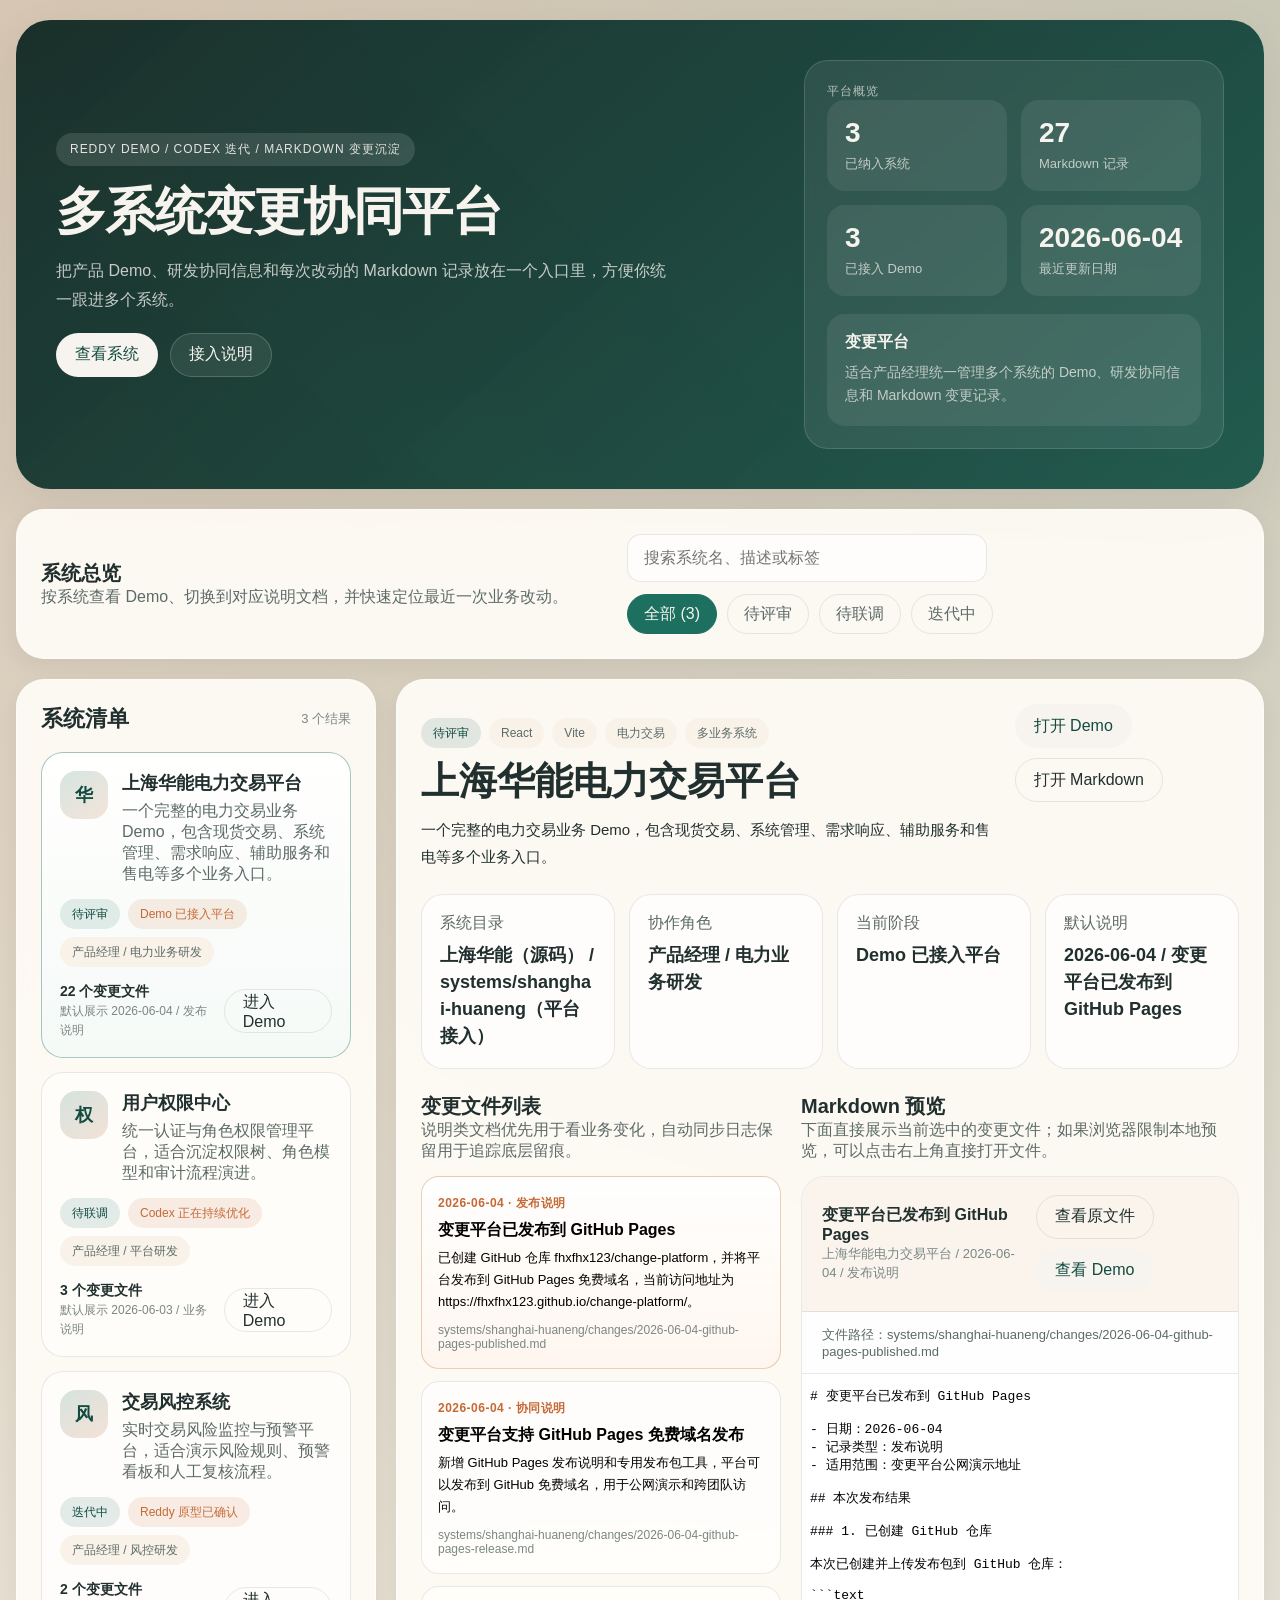
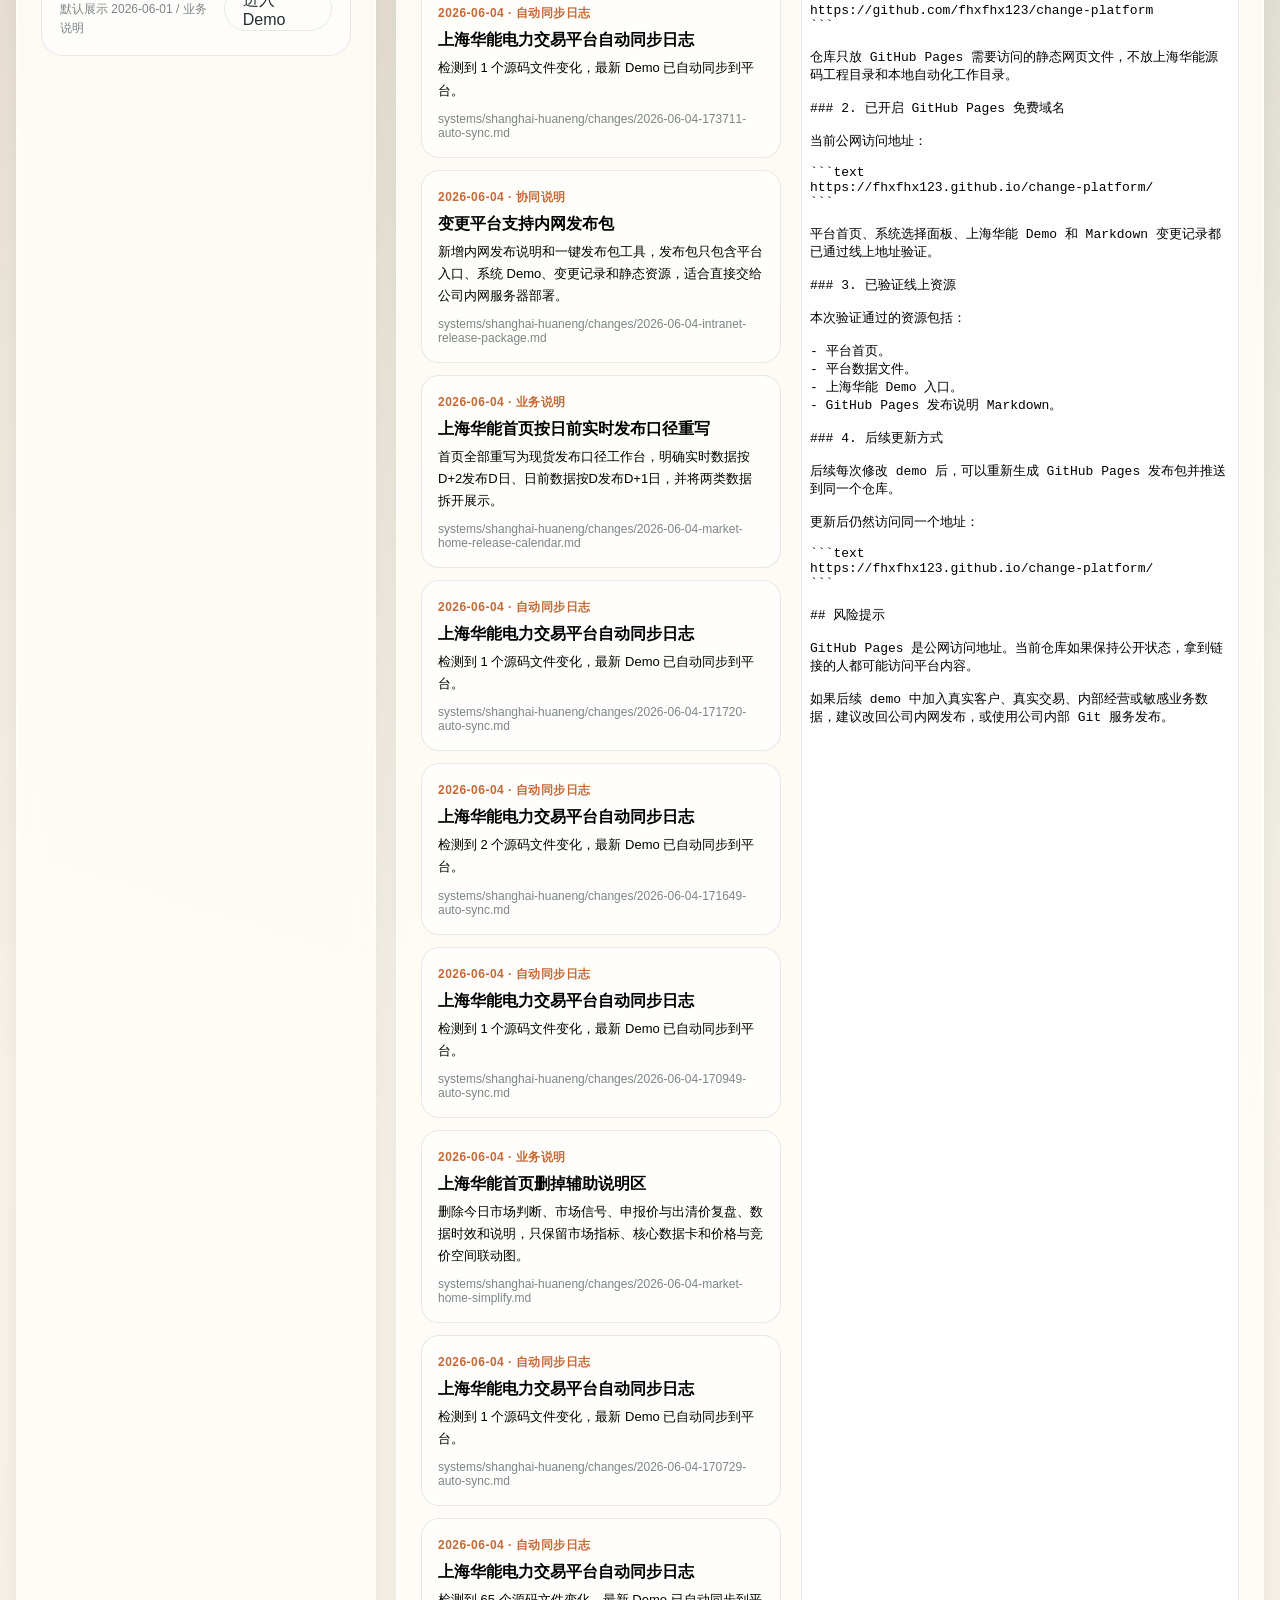
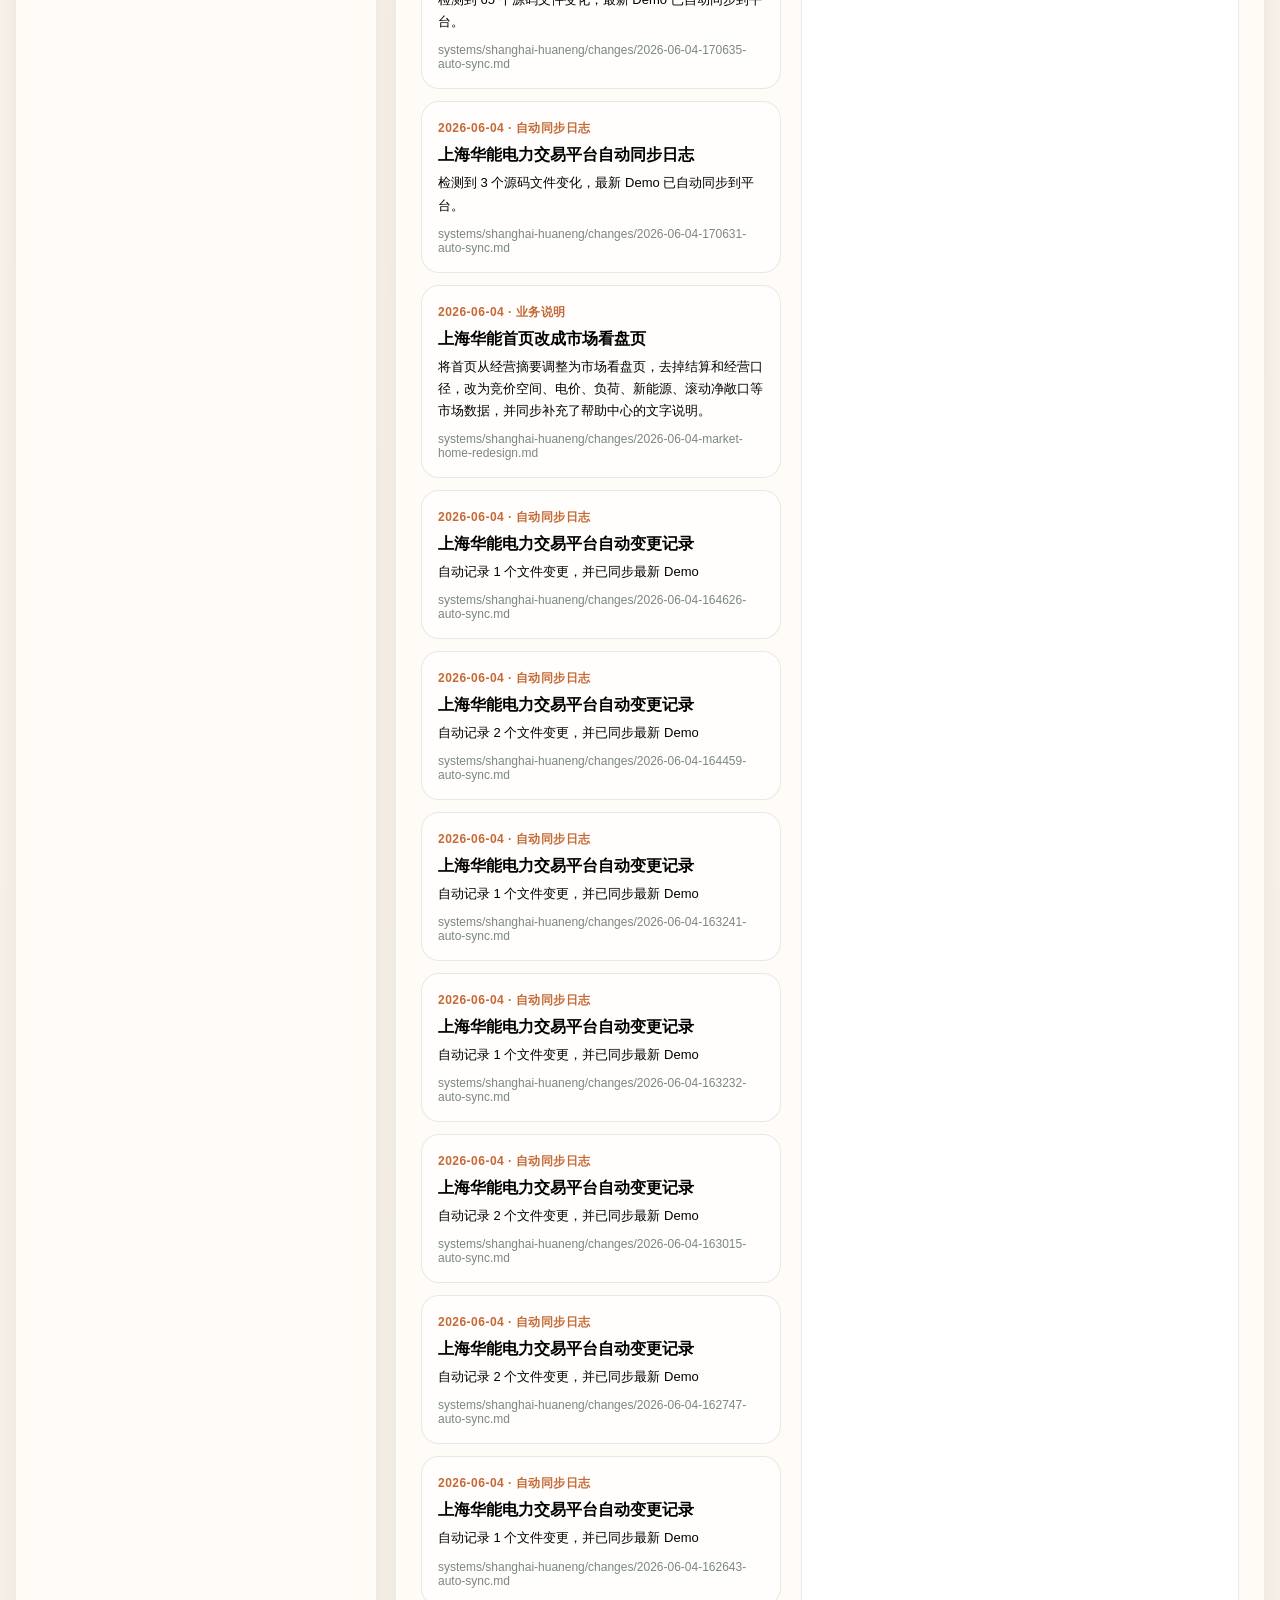
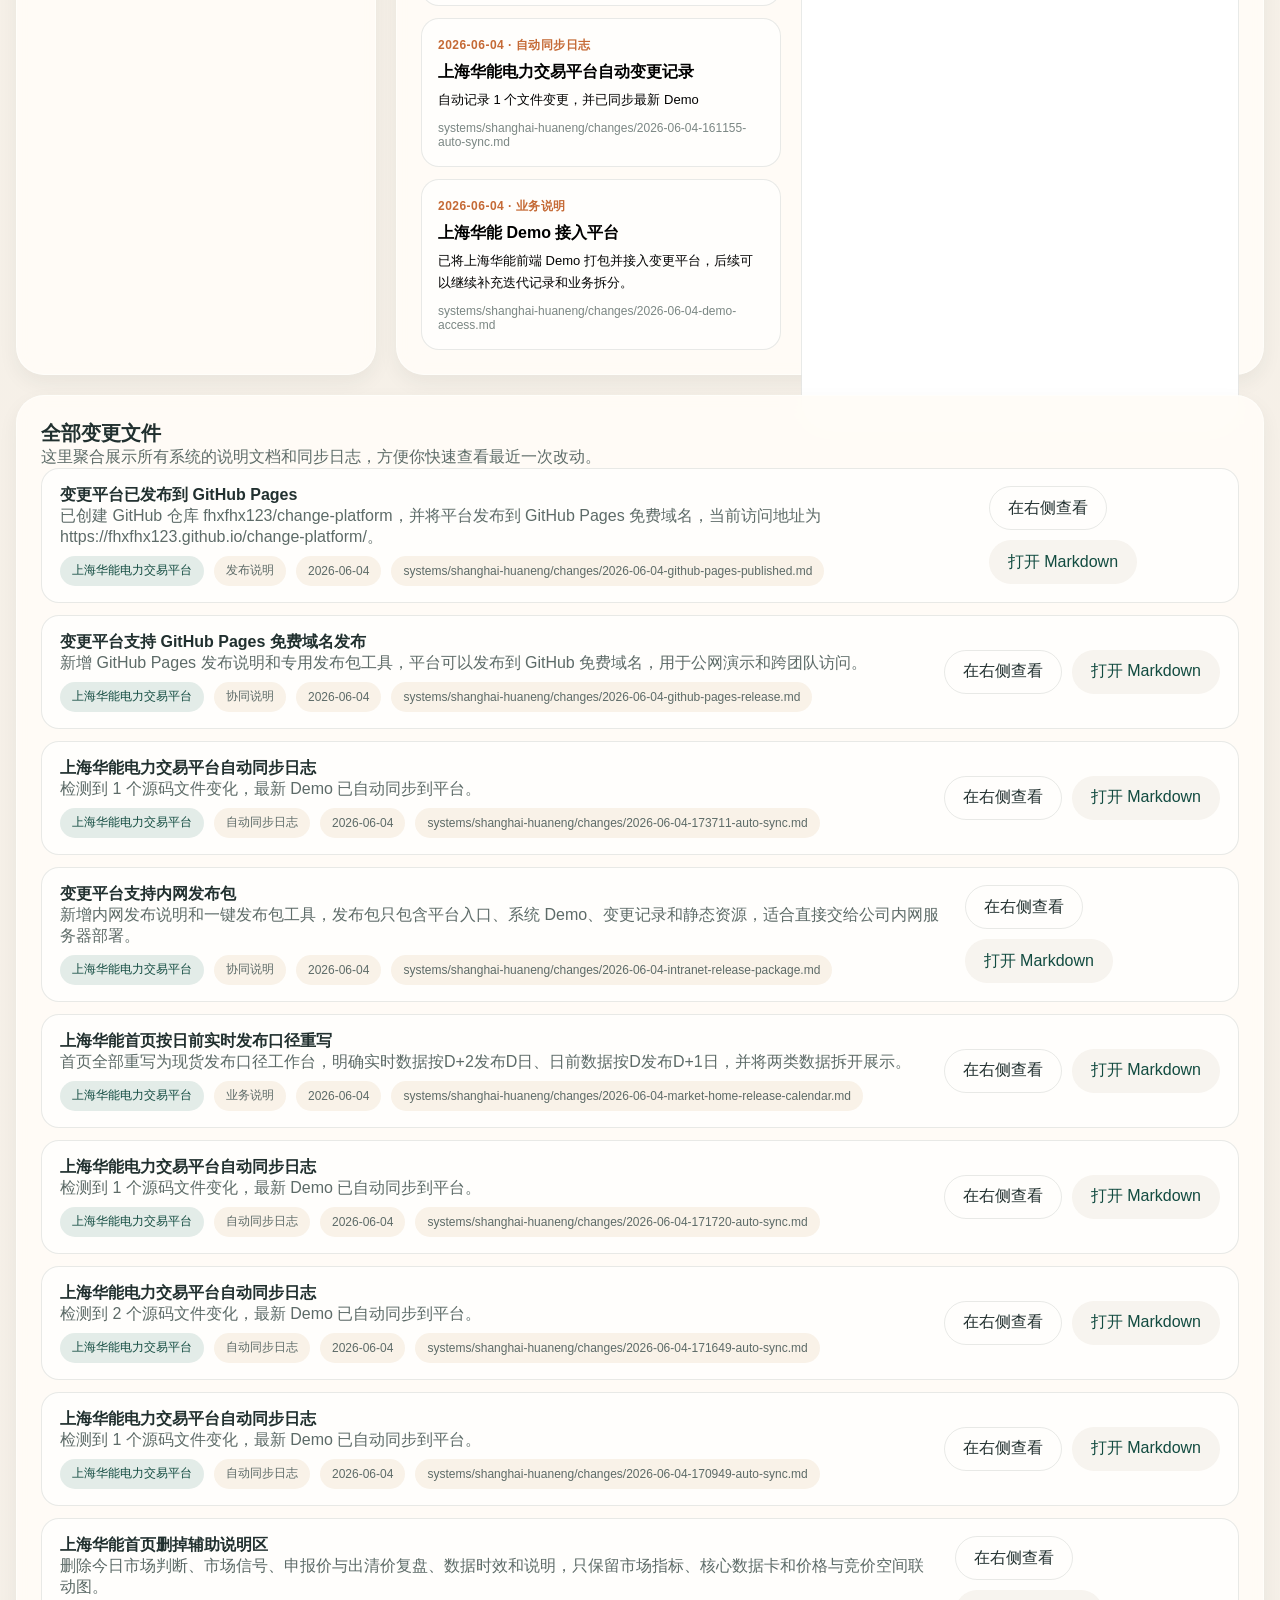
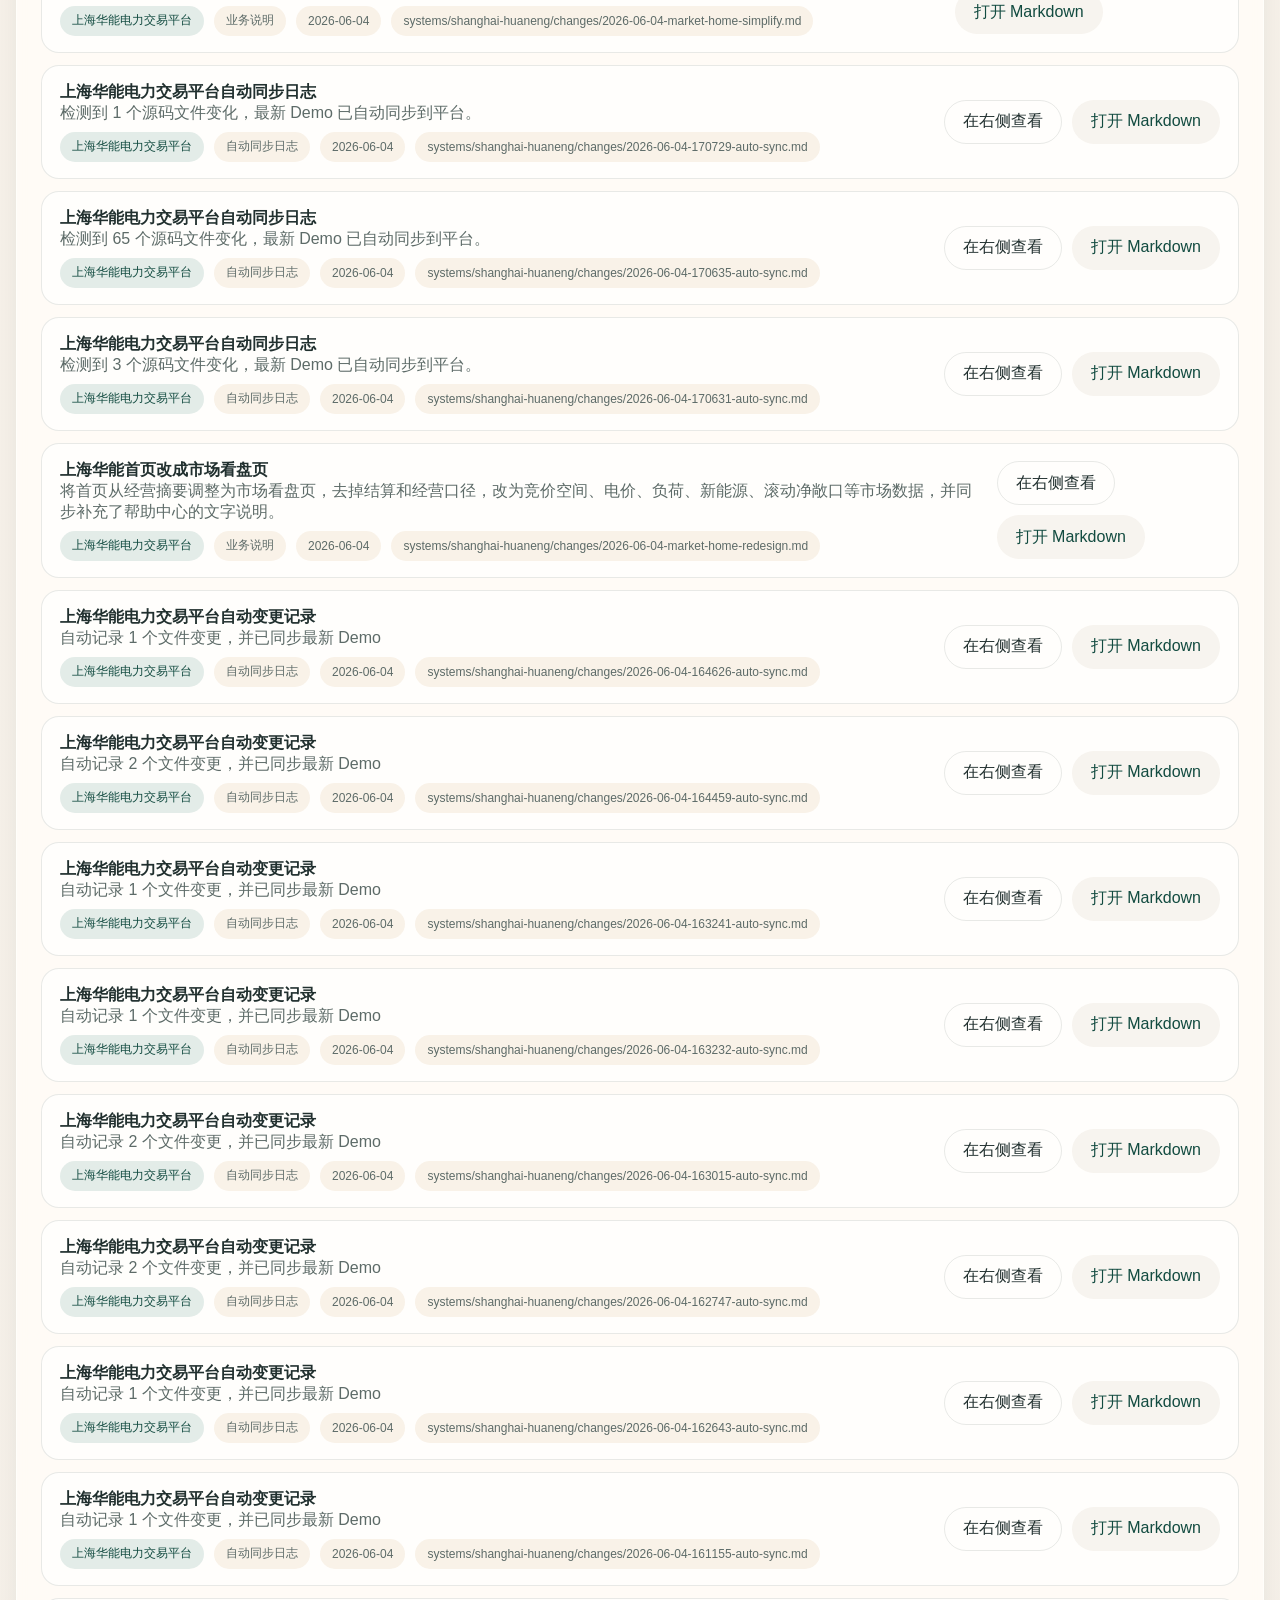
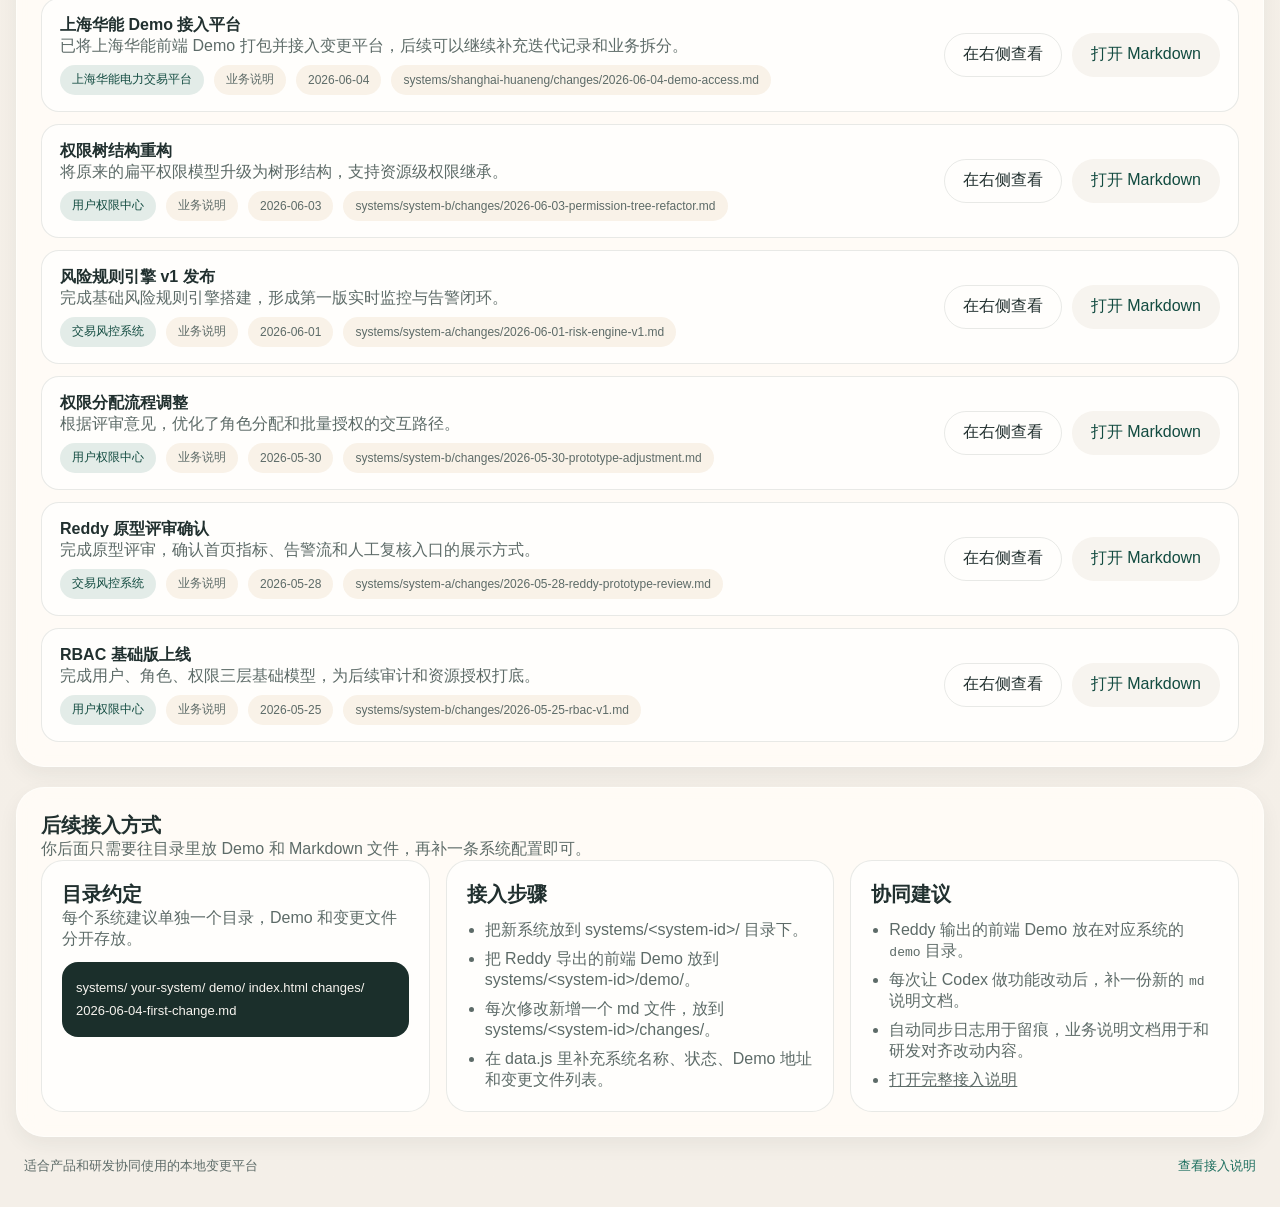
<file: index.html>
<!DOCTYPE html>
<html lang="zh-CN">
<head>
  <meta charset="UTF-8">
  <meta name="viewport" content="width=device-width, initial-scale=1.0">
  <title>多系统变更协同平台</title>
  <link rel="icon" href="favicon.svg" type="image/svg+xml">
  <link rel="stylesheet" href="css/style.css">
</head>
<body>
  <div class="page-shell">
    <header class="hero">
      <div class="hero-inner">
        <div class="hero-copy">
          <span class="eyebrow">Reddy Demo / Codex 迭代 / Markdown 变更沉淀</span>
          <h1>多系统变更协同平台</h1>
          <p class="hero-description">
            把产品 Demo、研发协同信息和每次改动的 Markdown 记录放在一个入口里，方便你统一跟进多个系统。
          </p>
          <div class="hero-actions">
            <a href="#systemsPanel" class="btn btn-primary">查看系统</a>
            <a href="#guidePanel" class="btn btn-secondary">接入说明</a>
          </div>
        </div>
        <div class="hero-summary" id="heroSummary">
          <div class="loading-card">正在准备平台信息...</div>
        </div>
      </div>
    </header>

    <main class="main-content" id="app">
      <div class="loading-state">
        <h2>平台加载中</h2>
        <p>正在整理系统目录、Demo 入口和 Markdown 变更文件。</p>
      </div>
    </main>

    <footer class="site-footer">
      <span>适合产品和研发协同使用的本地变更平台</span>
      <a href="接入说明.md" target="_blank">查看接入说明</a>
    </footer>
  </div>

  <script src="data.js"></script>
  <script src="generated-records.js"></script>
  <script src="js/app.js"></script>
</body>
</html>
</file>
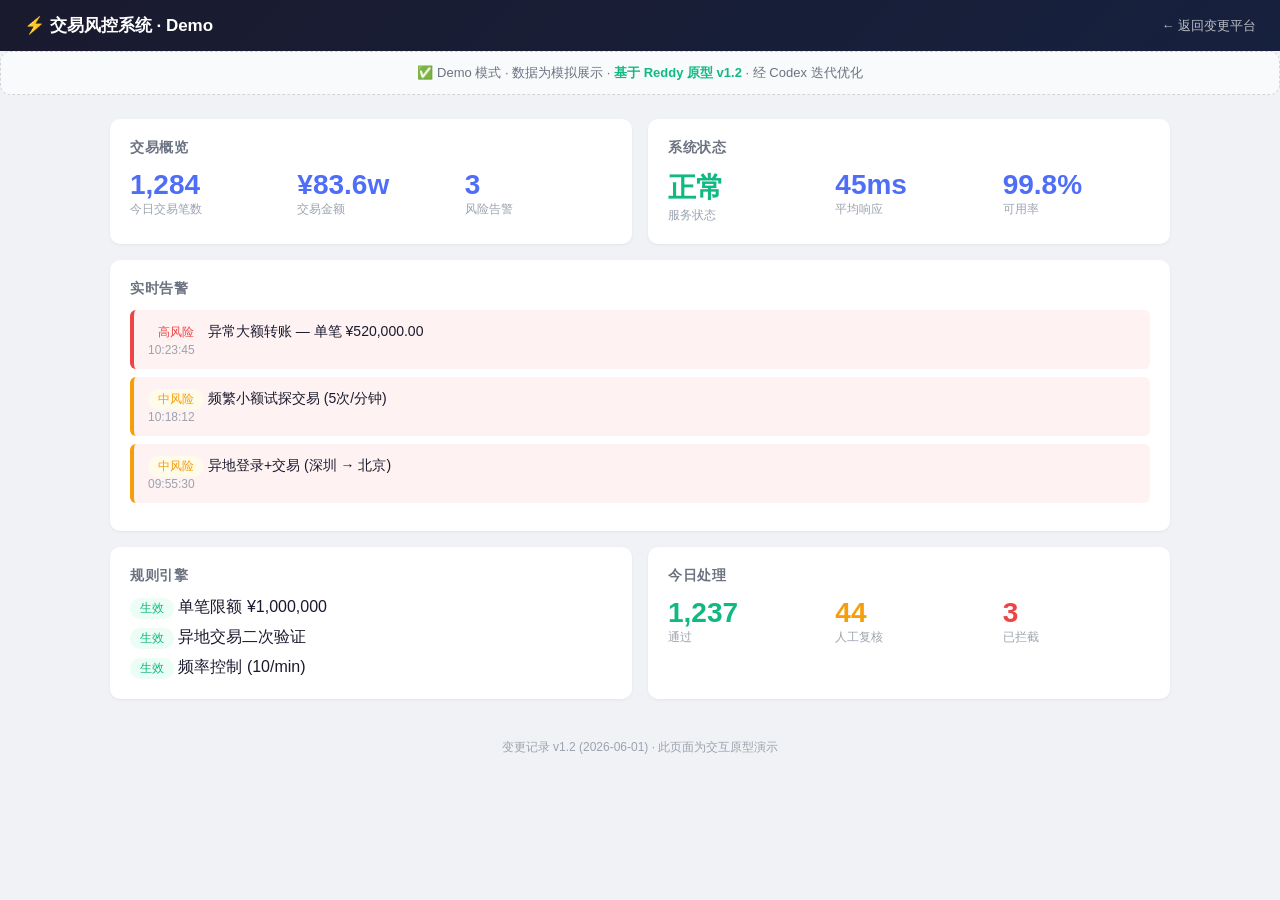
<file: systems/system-a/demo/index.html>
﻿<!DOCTYPE html>
<html lang="zh-CN">
<head>
  <meta charset="UTF-8">
  <meta name="viewport" content="width=device-width, initial-scale=1.0">
  <title>交易风控系统 - Demo</title>
  <style>
    * { margin: 0; padding: 0; box-sizing: border-box; }
    body {
      font-family: -apple-system, BlinkMacSystemFont, "Segoe UI", "PingFang SC", "Microsoft YaHei", sans-serif;
      background: #f0f2f5;
      color: #1a1a2e;
    }
    .navbar {
      background: linear-gradient(135deg, #1a1a2e 0%, #16213e 100%);
      color: white;
      padding: 14px 24px;
      display: flex;
      align-items: center;
      justify-content: space-between;
    }
    .navbar h2 { font-size: 17px; }
    .navbar a {
      color: rgba(255,255,255,0.7);
      text-decoration: none;
      font-size: 13px;
    }
    .navbar a:hover { color: white; }
    .dashboard {
      max-width: 1100px;
      margin: 24px auto;
      padding: 0 20px;
      display: grid;
      grid-template-columns: 1fr 1fr;
      gap: 16px;
    }
    .card {
      background: white;
      border-radius: 10px;
      padding: 20px;
      box-shadow: 0 1px 3px rgba(0,0,0,0.06);
    }
    .card.full { grid-column: 1 / -1; }
    .card h3 {
      font-size: 14px;
      color: #6b7280;
      margin-bottom: 12px;
      font-weight: 600;
      text-transform: uppercase;
      letter-spacing: 0.5px;
    }
    .metric-row {
      display: flex;
      gap: 20px;
    }
    .metric { flex: 1; }
    .metric .val {
      font-size: 28px;
      font-weight: 700;
      color: #4f6ef7;
    }
    .metric .label { font-size: 12px; color: #9ca3af; }
    .alert {
      background: #fef2f2;
      border-left: 4px solid #ef4444;
      padding: 12px 14px;
      border-radius: 6px;
      margin-bottom: 8px;
      font-size: 14px;
    }
    .alert .time { font-size: 12px; color: #9ca3af; }
    .tag {
      display: inline-block;
      padding: 2px 10px;
      border-radius: 12px;
      font-size: 12px;
      font-weight: 500;
    }
    .tag.red { background: #fef2f2; color: #ef4444; }
    .tag.green { background: #ecfdf5; color: #10b981; }
    .tag.amber { background: #fffbeb; color: #f59e0b; }
    .status-bar {
      grid-column: 1 / -1;
      background: #f9fafb;
      border-radius: 10px;
      padding: 12px 20px;
      font-size: 13px;
      color: #6b7280;
      text-align: center;
      border: 1px dashed #d1d5db;
    }
    .status-bar strong { color: #10b981; }
  </style>
</head>
<body>
  <div class="navbar">
    <h2>⚡ 交易风控系统 · Demo</h2>
    <a href="../../../index.html">← 返回变更平台</a>
  </div>
  <div class="status-bar">✅ Demo 模式 · 数据为模拟展示 · <strong>基于 Reddy 原型 v1.2</strong> · 经 Codex 迭代优化</div>
  <div class="dashboard">
    <div class="card">
      <h3>交易概览</h3>
      <div class="metric-row">
        <div class="metric"><div class="val">1,284</div><div class="label">今日交易笔数</div></div>
        <div class="metric"><div class="val">¥83.6w</div><div class="label">交易金额</div></div>
        <div class="metric"><div class="val">3</div><div class="label">风险告警</div></div>
      </div>
    </div>
    <div class="card">
      <h3>系统状态</h3>
      <div class="metric-row">
        <div class="metric"><div class="val" style="color:#10b981">正常</div><div class="label">服务状态</div></div>
        <div class="metric"><div class="val">45ms</div><div class="label">平均响应</div></div>
        <div class="metric"><div class="val">99.8%</div><div class="label">可用率</div></div>
      </div>
    </div>
    <div class="card full">
      <h3>实时告警</h3>
      <div class="alert"><span class="tag red">高风险</span> 异常大额转账 — 单笔 ¥520,000.00 <div class="time">10:23:45</div></div>
      <div class="alert" style="border-left-color:#f59e0b"><span class="tag amber">中风险</span> 频繁小额试探交易 (5次/分钟) <div class="time">10:18:12</div></div>
      <div class="alert" style="border-left-color:#f59e0b"><span class="tag amber">中风险</span> 异地登录+交易 (深圳 → 北京) <div class="time">09:55:30</div></div>
    </div>
    <div class="card">
      <h3>规则引擎</h3>
      <div><span class="tag green">生效</span> 单笔限额 ¥1,000,000</div>
      <div style="margin-top:8px"><span class="tag green">生效</span> 异地交易二次验证</div>
      <div style="margin-top:8px"><span class="tag green">生效</span> 频率控制 (10/min)</div>
    </div>
    <div class="card">
      <h3>今日处理</h3>
      <div class="metric-row">
        <div class="metric"><div class="val" style="color:#10b981">1,237</div><div class="label">通过</div></div>
        <div class="metric"><div class="val" style="color:#f59e0b">44</div><div class="label">人工复核</div></div>
        <div class="metric"><div class="val" style="color:#ef4444">3</div><div class="label">已拦截</div></div>
      </div>
    </div>
  </div>
  <div style="text-align:center;padding:16px;font-size:12px;color:#9ca3af;">
    变更记录 v1.2 (2026-06-01) · 此页面为交互原型演示
  </div>
</body>
</html>
</file>
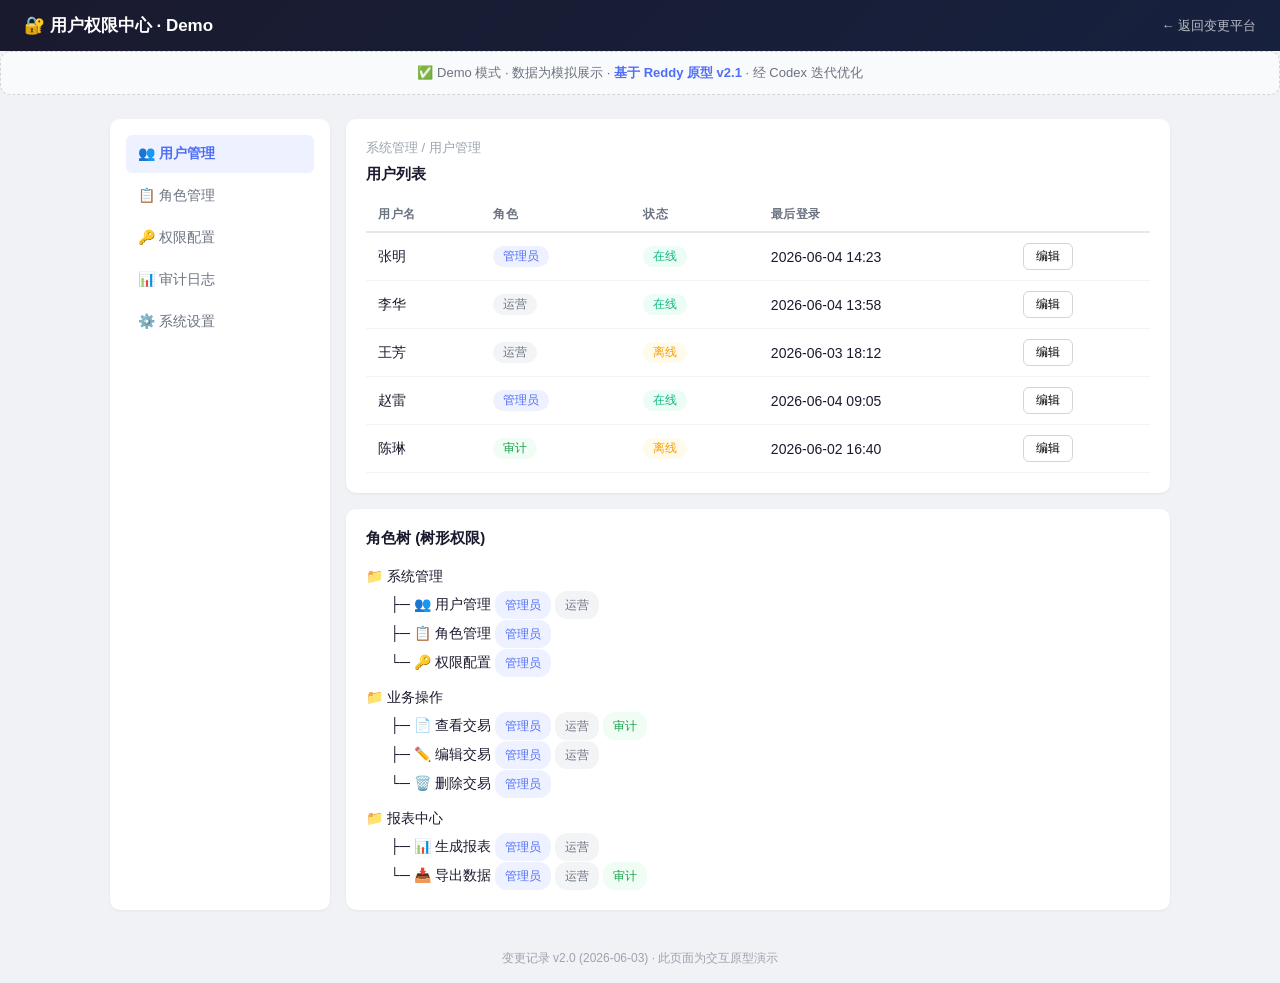
<file: systems/system-b/demo/index.html>
﻿<!DOCTYPE html>
<html lang="zh-CN">
<head>
  <meta charset="UTF-8">
  <meta name="viewport" content="width=device-width, initial-scale=1.0">
  <title>用户权限中心 - Demo</title>
  <style>
    * { margin: 0; padding: 0; box-sizing: border-box; }
    body {
      font-family: -apple-system, BlinkMacSystemFont, "Segoe UI", "PingFang SC", "Microsoft YaHei", sans-serif;
      background: #f0f2f5;
      color: #1a1a2e;
    }
    .navbar {
      background: linear-gradient(135deg, #1a1a2e 0%, #16213e 100%);
      color: white;
      padding: 14px 24px;
      display: flex;
      align-items: center;
      justify-content: space-between;
    }
    .navbar h2 { font-size: 17px; }
    .navbar a {
      color: rgba(255,255,255,0.7);
      text-decoration: none;
      font-size: 13px;
    }
    .navbar a:hover { color: white; }
    .content {
      max-width: 1100px;
      margin: 24px auto;
      padding: 0 20px;
      display: grid;
      grid-template-columns: 220px 1fr;
      gap: 16px;
    }
    .sidebar {
      background: white;
      border-radius: 10px;
      padding: 16px;
      box-shadow: 0 1px 3px rgba(0,0,0,0.06);
    }
    .sidebar .menu-item {
      padding: 10px 12px;
      border-radius: 6px;
      font-size: 14px;
      cursor: pointer;
      color: #6b7280;
      margin-bottom: 4px;
    }
    .sidebar .menu-item.active {
      background: #eef1ff;
      color: #4f6ef7;
      font-weight: 600;
    }
    .sidebar .menu-item:hover:not(.active) { background: #f9fafb; }
    .main-area { display: flex; flex-direction: column; gap: 16px; }
    .card {
      background: white;
      border-radius: 10px;
      padding: 20px;
      box-shadow: 0 1px 3px rgba(0,0,0,0.06);
    }
    .card h3 {
      font-size: 15px;
      font-weight: 600;
      margin-bottom: 14px;
    }
    table {
      width: 100%;
      border-collapse: collapse;
      font-size: 14px;
    }
    th {
      text-align: left;
      padding: 8px 12px;
      border-bottom: 2px solid #e5e7eb;
      color: #6b7280;
      font-weight: 600;
      font-size: 12px;
      text-transform: uppercase;
      letter-spacing: 0.5px;
    }
    td {
      padding: 10px 12px;
      border-bottom: 1px solid #f3f4f6;
    }
    .tag {
      display: inline-block;
      padding: 2px 10px;
      border-radius: 12px;
      font-size: 12px;
      font-weight: 500;
    }
    .tag.blue { background: #eef1ff; color: #4f6ef7; }
    .tag.green { background: #ecfdf5; color: #10b981; }
    .tag.gray { background: #f3f4f6; color: #6b7280; }
    .tag.amber { background: #fffbeb; color: #f59e0b; }
    .action-btn {
      padding: 4px 12px;
      border-radius: 6px;
      border: 1px solid #d1d5db;
      background: white;
      font-size: 12px;
      cursor: pointer;
    }
    .action-btn:hover { background: #f9fafb; }
    .status-bar {
      background: #f9fafb;
      border-radius: 10px;
      padding: 12px 20px;
      font-size: 13px;
      color: #6b7280;
      text-align: center;
      border: 1px dashed #d1d5db;
    }
    .status-bar strong { color: #4f6ef7; }
    .breadcrumb {
      font-size: 13px;
      color: #9ca3af;
      margin-bottom: 8px;
    }
  </style>
</head>
<body>
  <div class="navbar">
    <h2>🔐 用户权限中心 · Demo</h2>
    <a href="../../../index.html">← 返回变更平台</a>
  </div>
  <div class="status-bar">✅ Demo 模式 · 数据为模拟展示 · <strong>基于 Reddy 原型 v2.1</strong> · 经 Codex 迭代优化</div>
  <div class="content">
    <div class="sidebar">
      <div class="menu-item active">👥 用户管理</div>
      <div class="menu-item">📋 角色管理</div>
      <div class="menu-item">🔑 权限配置</div>
      <div class="menu-item">📊 审计日志</div>
      <div class="menu-item">⚙️ 系统设置</div>
    </div>
    <div class="main-area">
      <div class="card">
        <div class="breadcrumb">系统管理 / 用户管理</div>
        <h3>用户列表</h3>
        <table>
          <tr><th>用户名</th><th>角色</th><th>状态</th><th>最后登录</th><th></th></tr>
          <tr><td>张明</td><td><span class="tag blue">管理员</span></td><td><span class="tag green">在线</span></td><td>2026-06-04 14:23</td><td><button class="action-btn">编辑</button></td></tr>
          <tr><td>李华</td><td><span class="tag gray">运营</span></td><td><span class="tag green">在线</span></td><td>2026-06-04 13:58</td><td><button class="action-btn">编辑</button></td></tr>
          <tr><td>王芳</td><td><span class="tag gray">运营</span></td><td><span class="tag amber">离线</span></td><td>2026-06-03 18:12</td><td><button class="action-btn">编辑</button></td></tr>
          <tr><td>赵雷</td><td><span class="tag blue">管理员</span></td><td><span class="tag green">在线</span></td><td>2026-06-04 09:05</td><td><button class="action-btn">编辑</button></td></tr>
          <tr><td>陈琳</td><td><span class="tag" style="background:#f0fdf4;color:#16a34a;">审计</span></td><td><span class="tag amber">离线</span></td><td>2026-06-02 16:40</td><td><button class="action-btn">编辑</button></td></tr>
        </table>
      </div>
      <div class="card">
        <h3>角色树 (树形权限)</h3>
        <div style="font-size:14px;line-height:2;">
          <div>📁 系统管理</div>
          <div style="padding-left:24px;">├─ 👥 用户管理 <span class="tag blue">管理员</span><span class="tag gray" style="margin-left:4px">运营</span></div>
          <div style="padding-left:24px;">├─ 📋 角色管理 <span class="tag blue">管理员</span></div>
          <div style="padding-left:24px;">└─ 🔑 权限配置 <span class="tag blue">管理员</span></div>
          <div style="margin-top:6px;">📁 业务操作</div>
          <div style="padding-left:24px;">├─ 📄 查看交易 <span class="tag blue">管理员</span><span class="tag gray" style="margin-left:4px">运营</span><span class="tag" style="background:#f0fdf4;color:#16a34a;margin-left:4px">审计</span></div>
          <div style="padding-left:24px;">├─ ✏️ 编辑交易 <span class="tag blue">管理员</span><span class="tag gray" style="margin-left:4px">运营</span></div>
          <div style="padding-left:24px;">└─ 🗑️ 删除交易 <span class="tag blue">管理员</span></div>
          <div style="margin-top:6px;">📁 报表中心</div>
          <div style="padding-left:24px;">├─ 📊 生成报表 <span class="tag blue">管理员</span><span class="tag gray" style="margin-left:4px">运营</span></div>
          <div style="padding-left:24px;">└─ 📥 导出数据 <span class="tag blue">管理员</span><span class="tag gray" style="margin-left:4px">运营</span><span class="tag" style="background:#f0fdf4;color:#16a34a;margin-left:4px">审计</span></div>
        </div>
      </div>
    </div>
  </div>
  <div style="text-align:center;padding:16px;font-size:12px;color:#9ca3af;">
    变更记录 v2.0 (2026-06-03) · 此页面为交互原型演示
  </div>
</body>
</html>
</file>
<file: css/style.css>
/* ===========================
   多系统变更协同平台
   =========================== */

:root {
  --bg: #f4efe8;
  --surface: rgba(255, 252, 247, 0.92);
  --surface-strong: #fffdf9;
  --surface-soft: #f9f2e8;
  --text: #21302f;
  --text-soft: #5d6b68;
  --text-faint: #7b8784;
  --line: rgba(33, 48, 47, 0.1);
  --primary: #1d6f5f;
  --primary-dark: #124b40;
  --primary-soft: rgba(29, 111, 95, 0.12);
  --accent: #c56a36;
  --accent-soft: rgba(197, 106, 54, 0.12);
  --radius-lg: 28px;
  --radius-md: 18px;
  --radius-sm: 12px;
  --shadow: 0 18px 48px rgba(34, 44, 44, 0.08);
  --shadow-soft: 0 8px 20px rgba(34, 44, 44, 0.06);
}

* {
  box-sizing: border-box;
  margin: 0;
  padding: 0;
}

html {
  scroll-behavior: smooth;
}

body {
  min-height: 100vh;
  font-family: "Segoe UI", "PingFang SC", "Microsoft YaHei", sans-serif;
  color: var(--text);
  background:
    radial-gradient(circle at top left, rgba(197, 106, 54, 0.18), transparent 28%),
    radial-gradient(circle at top right, rgba(29, 111, 95, 0.18), transparent 32%),
    linear-gradient(180deg, #efe6da 0%, #f7f1e8 24%, #f4efe8 100%);
}

a {
  color: inherit;
}

button,
input {
  font: inherit;
}

.page-shell {
  width: min(1320px, calc(100% - 32px));
  margin: 20px auto 32px;
}

.hero {
  background:
    linear-gradient(140deg, rgba(18, 42, 38, 0.96), rgba(23, 84, 72, 0.94)),
    linear-gradient(45deg, rgba(197, 106, 54, 0.2), transparent 60%);
  color: #f7f4ef;
  border-radius: 34px;
  box-shadow: var(--shadow);
  overflow: hidden;
}

.hero-inner {
  display: grid;
  grid-template-columns: minmax(0, 1.2fr) minmax(320px, 420px);
  gap: 28px;
  align-items: stretch;
  padding: 40px;
}

.hero-copy {
  display: flex;
  flex-direction: column;
  justify-content: center;
  gap: 18px;
}

.eyebrow {
  display: inline-flex;
  width: fit-content;
  padding: 8px 14px;
  border-radius: 999px;
  background: rgba(255, 255, 255, 0.12);
  color: rgba(247, 244, 239, 0.9);
  font-size: 12px;
  letter-spacing: 0.08em;
  text-transform: uppercase;
}

.hero h1 {
  font-size: clamp(34px, 4vw, 52px);
  line-height: 1.08;
  letter-spacing: -0.03em;
}

.hero-description {
  max-width: 620px;
  color: rgba(247, 244, 239, 0.78);
  font-size: 16px;
  line-height: 1.8;
}

.hero-actions {
  display: flex;
  gap: 12px;
  flex-wrap: wrap;
}

.btn {
  display: inline-flex;
  align-items: center;
  justify-content: center;
  min-height: 44px;
  padding: 0 18px;
  border-radius: 999px;
  text-decoration: none;
  border: 1px solid transparent;
  transition: transform 0.18s ease, border-color 0.18s ease, background 0.18s ease;
}

.btn:hover {
  transform: translateY(-1px);
}

.btn-primary {
  background: #f7f4ef;
  color: var(--primary-dark);
}

.btn-secondary {
  background: rgba(255, 255, 255, 0.08);
  color: #f7f4ef;
  border-color: rgba(255, 255, 255, 0.18);
}

.btn-ghost {
  background: transparent;
  border-color: var(--line);
  color: var(--text);
}

.hero-summary {
  display: flex;
  align-items: stretch;
}

.summary-panel,
.loading-card {
  width: 100%;
  min-height: 100%;
  padding: 22px;
  border-radius: 24px;
  background: rgba(255, 255, 255, 0.08);
  border: 1px solid rgba(255, 255, 255, 0.14);
  backdrop-filter: blur(10px);
}

.summary-panel {
  display: flex;
  flex-direction: column;
  gap: 18px;
}

.summary-label {
  font-size: 12px;
  color: rgba(247, 244, 239, 0.68);
  text-transform: uppercase;
  letter-spacing: 0.08em;
}

.summary-grid {
  display: grid;
  grid-template-columns: repeat(2, minmax(0, 1fr));
  gap: 14px;
}

.summary-card {
  background: rgba(255, 255, 255, 0.08);
  border-radius: 18px;
  padding: 18px;
}

.summary-card strong {
  display: block;
  font-size: 28px;
  line-height: 1.1;
}

.summary-card span {
  display: block;
  margin-top: 6px;
  color: rgba(247, 244, 239, 0.72);
  font-size: 13px;
}

.summary-feature {
  padding: 18px;
  border-radius: 18px;
  background: rgba(255, 255, 255, 0.08);
}

.summary-feature h2 {
  font-size: 16px;
  margin-bottom: 8px;
}

.summary-feature p {
  color: rgba(247, 244, 239, 0.72);
  font-size: 14px;
  line-height: 1.7;
}

.main-content {
  display: grid;
  gap: 20px;
  margin-top: 20px;
}

.panel {
  background: var(--surface);
  border: 1px solid rgba(255, 255, 255, 0.45);
  border-radius: 28px;
  box-shadow: var(--shadow-soft);
  backdrop-filter: blur(12px);
}

.toolbar {
  display: flex;
  flex-wrap: wrap;
  gap: 16px;
  align-items: center;
  justify-content: space-between;
  padding: 24px;
}

.toolbar-copy h2,
.section-head h2,
.records-header h3,
.preview-header h3,
.guide-card h3 {
  font-size: 20px;
}

.toolbar-copy p,
.section-head p,
.records-header p,
.preview-header p,
.guide-card p,
.system-card p,
.meta-card p,
.feed-item p {
  color: var(--text-soft);
}

.toolbar-actions {
  display: flex;
  gap: 12px;
  flex-wrap: wrap;
}

.search-box {
  position: relative;
  min-width: min(100%, 360px);
}

.search-box input {
  width: 100%;
  min-height: 48px;
  padding: 0 16px;
  border-radius: 14px;
  border: 1px solid var(--line);
  background: rgba(255, 255, 255, 0.72);
  color: var(--text);
}

.status-filters {
  display: flex;
  gap: 10px;
  flex-wrap: wrap;
}

.filter-chip {
  min-height: 40px;
  padding: 0 16px;
  border-radius: 999px;
  border: 1px solid var(--line);
  background: transparent;
  color: var(--text-soft);
  cursor: pointer;
  transition: background 0.18s ease, color 0.18s ease, border-color 0.18s ease;
}

.filter-chip.active {
  background: var(--primary);
  border-color: var(--primary);
  color: #f7f4ef;
}

.workspace-grid {
  display: grid;
  grid-template-columns: 360px minmax(0, 1fr);
  gap: 20px;
}

.systems-panel,
.detail-panel,
.feed-panel,
.guide-panel {
  padding: 24px;
}

.panel-title {
  display: flex;
  align-items: center;
  justify-content: space-between;
  margin-bottom: 18px;
}

.panel-title h2 {
  font-size: 22px;
}

.panel-title span {
  color: var(--text-faint);
  font-size: 13px;
}

.system-list {
  display: grid;
  gap: 14px;
}

.system-card {
  border: 1px solid var(--line);
  border-radius: 22px;
  padding: 18px;
  background: rgba(255, 255, 255, 0.56);
  cursor: pointer;
  transition: transform 0.18s ease, border-color 0.18s ease, box-shadow 0.18s ease;
}

.system-card:hover {
  transform: translateY(-2px);
  border-color: rgba(29, 111, 95, 0.28);
  box-shadow: var(--shadow-soft);
}

.system-card.active {
  border-color: rgba(29, 111, 95, 0.38);
  background: linear-gradient(180deg, rgba(255, 255, 255, 0.88), rgba(244, 249, 247, 0.88));
}

.system-card-top {
  display: flex;
  gap: 14px;
  align-items: flex-start;
  justify-content: space-between;
}

.system-badge {
  width: 48px;
  height: 48px;
  border-radius: 16px;
  background: linear-gradient(145deg, rgba(29, 111, 95, 0.18), rgba(197, 106, 54, 0.18));
  color: var(--primary-dark);
  display: inline-flex;
  align-items: center;
  justify-content: center;
  font-weight: 700;
  font-size: 18px;
  flex-shrink: 0;
}

.system-heading {
  flex: 1;
}

.system-heading h3 {
  font-size: 18px;
  margin-bottom: 6px;
}

.system-meta {
  display: flex;
  flex-wrap: wrap;
  gap: 8px;
  margin-top: 14px;
}

.pill {
  display: inline-flex;
  align-items: center;
  min-height: 30px;
  padding: 0 12px;
  border-radius: 999px;
  background: var(--surface-soft);
  color: var(--text-soft);
  font-size: 12px;
}

.pill.status {
  background: var(--primary-soft);
  color: var(--primary-dark);
}

.pill.warning {
  background: var(--accent-soft);
  color: var(--accent);
}

.system-footer {
  display: flex;
  align-items: center;
  justify-content: space-between;
  gap: 12px;
  margin-top: 16px;
}

.system-footer strong {
  display: block;
  font-size: 14px;
}

.system-footer span {
  color: var(--text-faint);
  font-size: 12px;
}

.detail-header {
  display: flex;
  gap: 20px;
  align-items: flex-start;
  justify-content: space-between;
}

.detail-copy {
  display: grid;
  gap: 12px;
}

.detail-copy h2 {
  font-size: clamp(28px, 3vw, 38px);
  line-height: 1.15;
}

.detail-copy p {
  max-width: 720px;
  font-size: 15px;
  line-height: 1.8;
}

.detail-actions {
  display: flex;
  gap: 10px;
  flex-wrap: wrap;
}

.meta-grid {
  display: grid;
  grid-template-columns: repeat(4, minmax(0, 1fr));
  gap: 14px;
  margin-top: 24px;
}

.meta-card {
  padding: 18px;
  border-radius: 22px;
  background: rgba(255, 255, 255, 0.72);
  border: 1px solid var(--line);
}

.meta-card strong {
  display: block;
  margin-top: 8px;
  font-size: 18px;
  line-height: 1.5;
  word-break: break-word;
}

.detail-body {
  display: grid;
  grid-template-columns: minmax(280px, 360px) minmax(0, 1fr);
  gap: 20px;
  margin-top: 24px;
}

.records-column,
.preview-column {
  min-width: 0;
}

.records-header,
.preview-header {
  margin-bottom: 14px;
}

.record-list {
  display: grid;
  gap: 12px;
}

.record-card {
  width: 100%;
  text-align: left;
  border: 1px solid var(--line);
  background: rgba(255, 255, 255, 0.68);
  border-radius: 18px;
  padding: 16px;
  cursor: pointer;
  transition: border-color 0.18s ease, transform 0.18s ease, background 0.18s ease;
}

.record-card:hover {
  transform: translateY(-1px);
}

.record-card.active {
  border-color: rgba(197, 106, 54, 0.32);
  background: linear-gradient(180deg, rgba(255, 255, 255, 0.9), rgba(255, 246, 239, 0.96));
}

.record-date {
  color: var(--accent);
  font-size: 12px;
  font-weight: 600;
  letter-spacing: 0.04em;
  text-transform: uppercase;
}

.record-card h4 {
  margin-top: 8px;
  font-size: 16px;
}

.record-card p {
  margin-top: 6px;
  font-size: 13px;
  line-height: 1.7;
}

.record-file {
  display: inline-block;
  margin-top: 10px;
  color: var(--text-faint);
  font-size: 12px;
}

.preview-card {
  height: 100%;
  min-height: 640px;
  border: 1px solid var(--line);
  border-radius: 24px;
  background: rgba(255, 255, 255, 0.78);
  overflow: hidden;
}

.preview-toolbar {
  display: flex;
  gap: 14px;
  align-items: center;
  justify-content: space-between;
  padding: 18px 20px;
  border-bottom: 1px solid var(--line);
  background: rgba(249, 242, 232, 0.74);
}

.preview-toolbar strong {
  display: block;
  font-size: 16px;
}

.preview-toolbar span {
  color: var(--text-faint);
  font-size: 13px;
}

.preview-actions {
  display: flex;
  gap: 10px;
  flex-wrap: wrap;
}

.preview-note {
  padding: 14px 20px;
  border-bottom: 1px solid var(--line);
  color: var(--text-soft);
  font-size: 13px;
  background: rgba(255, 255, 255, 0.56);
}

.markdown-frame {
  width: 100%;
  height: calc(100% - 130px);
  min-height: 510px;
  border: 0;
  background: #fff;
}

.feed-grid {
  display: grid;
  gap: 12px;
}

.feed-item {
  display: flex;
  align-items: center;
  justify-content: space-between;
  gap: 18px;
  padding: 16px 18px;
  border-radius: 18px;
  border: 1px solid var(--line);
  background: rgba(255, 255, 255, 0.64);
}

.feed-item h3 {
  font-size: 16px;
}

.feed-meta {
  display: flex;
  gap: 10px;
  flex-wrap: wrap;
  margin-top: 8px;
}

.feed-actions {
  display: flex;
  gap: 10px;
  flex-wrap: wrap;
}

.guide-grid {
  display: grid;
  grid-template-columns: repeat(3, minmax(0, 1fr));
  gap: 16px;
}

.guide-card {
  padding: 20px;
  border-radius: 22px;
  background: rgba(255, 255, 255, 0.64);
  border: 1px solid var(--line);
}

.guide-card ul {
  margin-top: 12px;
  padding-left: 18px;
  color: var(--text-soft);
}

.guide-card li + li {
  margin-top: 8px;
}

.code-block {
  margin-top: 12px;
  padding: 14px;
  border-radius: 16px;
  background: #1b2f2b;
  color: #f7f4ef;
  font-size: 13px;
  line-height: 1.8;
  overflow-x: auto;
}

.empty-state,
.loading-state {
  padding: 56px 24px;
  text-align: center;
}

.empty-state h2,
.loading-state h2 {
  font-size: 24px;
}

.empty-state p,
.loading-state p {
  margin-top: 10px;
  color: var(--text-soft);
}

.site-footer {
  display: flex;
  align-items: center;
  justify-content: space-between;
  gap: 16px;
  padding: 20px 8px 0;
  color: var(--text-soft);
  font-size: 13px;
}

.site-footer a {
  color: var(--primary);
  text-decoration: none;
}

@media (max-width: 1120px) {
  .hero-inner,
  .workspace-grid,
  .detail-body,
  .guide-grid {
    grid-template-columns: 1fr;
  }

  .meta-grid {
    grid-template-columns: repeat(2, minmax(0, 1fr));
  }

  .detail-actions {
    justify-content: flex-start;
  }
}

@media (max-width: 720px) {
  .page-shell {
    width: min(100% - 20px, 1320px);
    margin: 10px auto 20px;
  }

  .hero-inner,
  .systems-panel,
  .detail-panel,
  .feed-panel,
  .guide-panel,
  .toolbar {
    padding: 18px;
  }

  .toolbar,
  .detail-header,
  .preview-toolbar,
  .feed-item,
  .site-footer {
    flex-direction: column;
    align-items: flex-start;
  }

  .meta-grid,
  .summary-grid {
    grid-template-columns: 1fr;
  }

  .preview-card {
    min-height: 560px;
  }

  .markdown-frame {
    min-height: 420px;
  }
}
</file>
